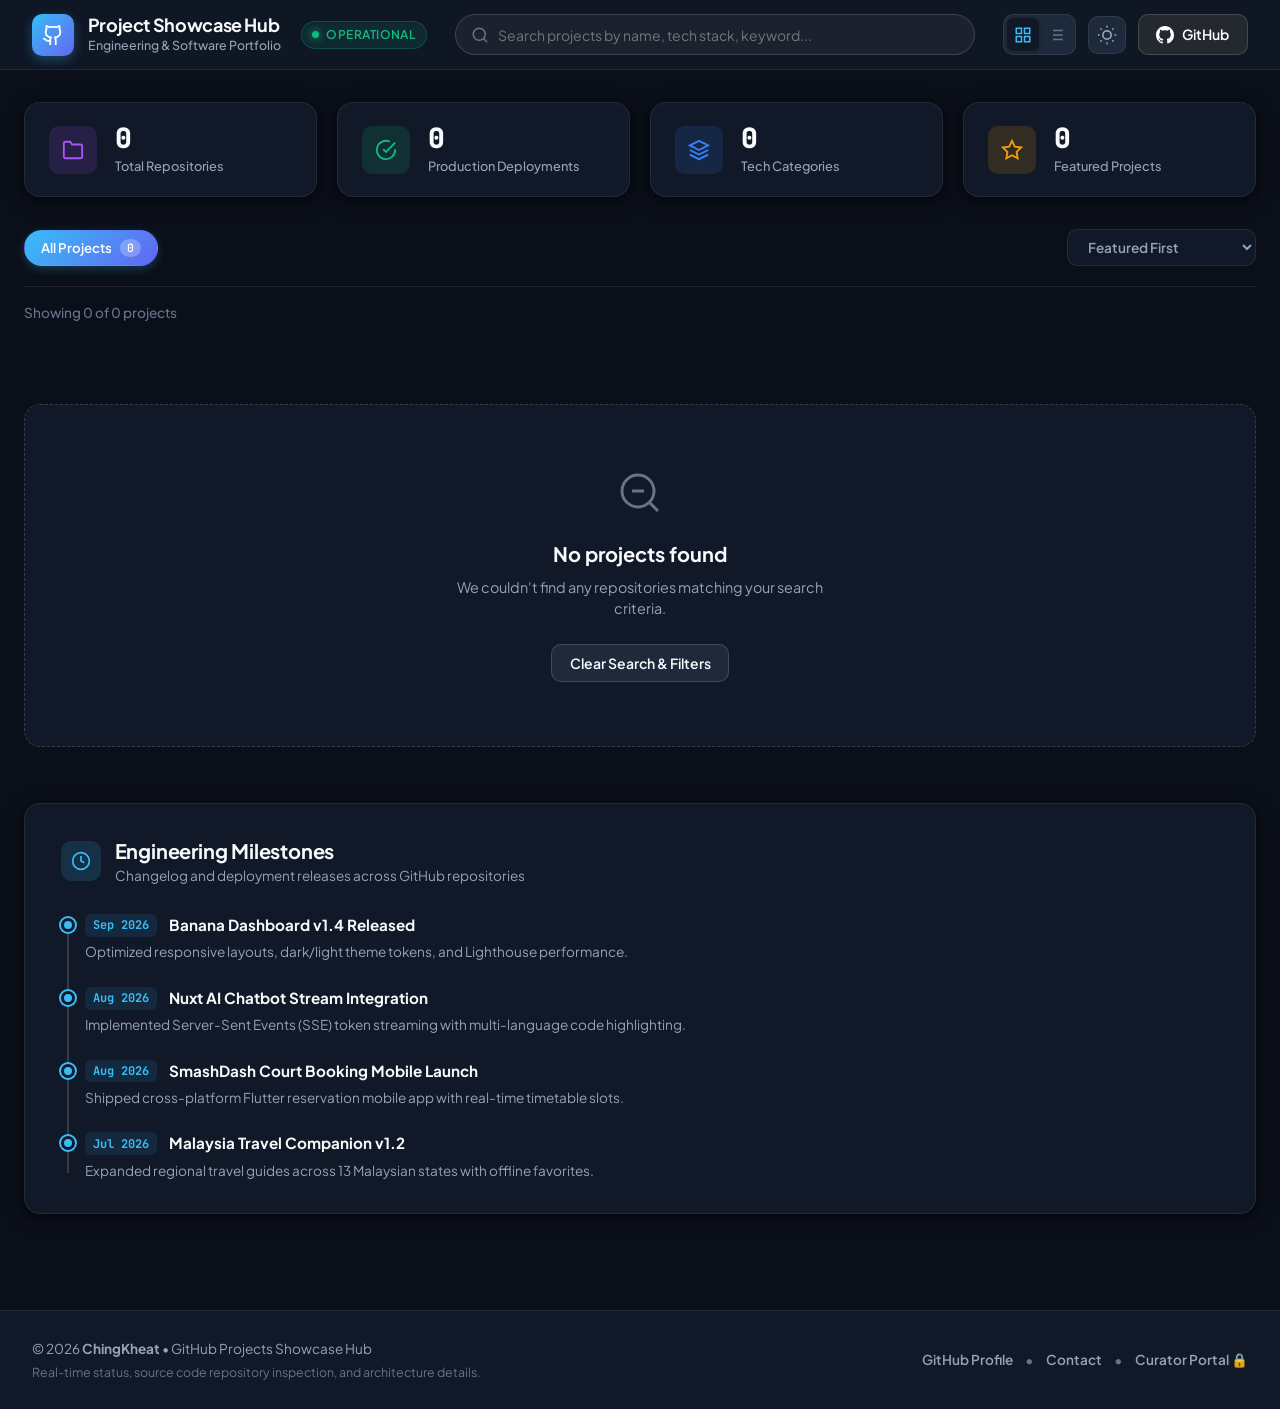
<file: index.html>
<!DOCTYPE html>
<html lang="en" data-theme="dark">
<head>
  <meta charset="UTF-8">
  <meta name="viewport" content="width=device-width, initial-scale=1.0">
  <title>GitHub Projects Dashboard</title>
  <meta name="description" content="Interactive dashboard showcasing GitHub software projects, live applications, and developer utilities.">
  <link rel="preconnect" href="https://fonts.googleapis.com">
  <link rel="preconnect" href="https://fonts.gstatic.com" crossorigin>
  <link href="https://fonts.googleapis.com/css2?family=Plus+Jakarta+Sans:wght@400;500;600;700;800&family=JetBrains+Mono:wght@400;500;600&display=swap" rel="stylesheet">
  <link rel="stylesheet" href="css/styles.css">
</head>
<body>
  <!-- App Container -->
  <div class="app-layout">
    
    <!-- Top Navigation Header -->
    <header class="top-nav">
      <div class="nav-left">
        <div class="brand-badge">
          <div class="brand-logo">
            <svg width="22" height="22" viewBox="0 0 24 24" fill="none" stroke="currentColor" stroke-width="2" stroke-linecap="round" stroke-linejoin="round">
              <path d="M15 22v-4a4.8 4.8 0 0 0-1-3.5c3 0 6-2 6-5.5.08-1.25-.27-2.48-1-3.5.28-1.15.28-2.35 0-3.5 0 0-1 0-3 1.5-2.64-.5-5.36-.5-8 0C6 2 5 2 5 2c-.3 1.15-.3 2.35 0 3.5A5.403 5.403 0 0 0 4 9c0 3.5 3 5.5 6 5.5-.39.49-.68 1.05-.85 1.65-.17.6-.22 1.23-.15 1.85v4"></path>
              <path d="M9 18c-4.51 2-5-2-7-2"></path>
            </svg>
          </div>
          <div class="brand-info">
            <h1 class="brand-title" id="hub-title">Project Showcase Hub</h1>
            <span class="brand-subtitle" id="hub-subtitle">Engineering & Software Portfolio</span>
          </div>
        </div>
        <div class="status-indicator">
          <span class="status-dot"></span>
          <span class="status-text" id="hub-status">Operational</span>
        </div>
      </div>

      <!-- Search & Controls -->
      <div class="nav-center">
        <div class="search-box">
          <svg class="search-icon" width="18" height="18" viewBox="0 0 24 24" fill="none" stroke="currentColor" stroke-width="2" stroke-linecap="round" stroke-linejoin="round">
            <circle cx="11" cy="11" r="8"></circle>
            <line x1="21" y1="21" x2="16.65" y2="16.65"></line>
          </svg>
          <input type="text" id="search-input" placeholder="Search projects by name, tech stack, keyword..." autocomplete="off">
          <button id="clear-search" class="clear-search-btn" title="Clear search" aria-label="Clear search">×</button>
        </div>
      </div>

      <div class="nav-right">
        <!-- View Toggle (Grid / List) -->
        <div class="view-toggle" role="group" aria-label="Layout view">
          <button id="view-grid-btn" class="view-btn active" title="Grid View" aria-label="Grid View">
            <svg width="18" height="18" viewBox="0 0 24 24" fill="none" stroke="currentColor" stroke-width="2">
              <rect x="3" y="3" width="7" height="7"></rect>
              <rect x="14" y="3" width="7" height="7"></rect>
              <rect x="14" y="14" width="7" height="7"></rect>
              <rect x="3" y="14" width="7" height="7"></rect>
            </svg>
          </button>
          <button id="view-list-btn" class="view-btn" title="List View" aria-label="List View">
            <svg width="18" height="18" viewBox="0 0 24 24" fill="none" stroke="currentColor" stroke-width="2">
              <line x1="8" y1="6" x2="21" y2="6"></line>
              <line x1="8" y1="12" x2="21" y2="12"></line>
              <line x1="8" y1="18" x2="21" y2="18"></line>
              <line x1="3" y1="6" x2="3.01" y2="6"></line>
              <line x1="3" y1="12" x2="3.01" y2="12"></line>
              <line x1="3" y1="18" x2="3.01" y2="18"></line>
            </svg>
          </button>
        </div>

        <!-- Theme Toggle -->
        <button id="theme-toggle" class="icon-btn" title="Toggle Light/Dark Theme" aria-label="Toggle Light/Dark Theme">
          <svg class="sun-icon" width="20" height="20" viewBox="0 0 24 24" fill="none" stroke="currentColor" stroke-width="2">
            <circle cx="12" cy="12" r="5"></circle>
            <line x1="12" y1="1" x2="12" y2="3"></line>
            <line x1="12" y1="21" x2="12" y2="23"></line>
            <line x1="4.22" y1="4.22" x2="5.64" y2="5.64"></line>
            <line x1="18.36" y1="18.36" x2="19.78" y2="19.78"></line>
            <line x1="1" y1="12" x2="3" y2="12"></line>
            <line x1="21" y1="12" x2="23" y2="12"></line>
            <line x1="4.22" y1="19.78" x2="5.64" y2="18.36"></line>
            <line x1="18.36" y1="5.64" x2="19.78" y2="4.22"></line>
          </svg>
          <svg class="moon-icon" width="20" height="20" viewBox="0 0 24 24" fill="none" stroke="currentColor" stroke-width="2">
            <path d="M21 12.79A9 9 0 1 1 11.21 3 7 7 0 0 0 21 12.79z"></path>
          </svg>
        </button>

        <!-- GitHub Profile Button -->
        <a id="github-profile-link" href="https://github.com/ChingKheat" target="_blank" rel="noopener noreferrer" class="btn btn-github">
          <svg width="18" height="18" viewBox="0 0 24 24" fill="currentColor">
            <path d="M12 0C5.37 0 0 5.37 0 12c0 5.31 3.435 9.795 8.205 11.385.6.105.825-.255.825-.57 0-.285-.015-1.23-.015-2.235-3.015.555-3.795-.735-4.035-1.41-.135-.345-.72-1.41-1.23-1.695-.42-.225-1.02-.78-.015-.795.945-.015 1.62.87 1.845 1.23 1.08 1.815 2.805 1.305 3.495.99.105-.78.42-1.305.765-1.605-2.67-.3-5.46-1.335-5.46-5.925 0-1.305.465-2.385 1.23-3.225-.12-.3-.54-1.53.12-3.18 0 0 1.005-.315 3.3 1.23.96-.27 1.98-.405 3-.405s2.04.135 3 .405c2.295-1.56 3.3-1.23 3.3-1.23.66 1.65.24 2.88.12 3.18.765.84 1.23 1.905 1.23 3.225 0 4.605-2.805 5.625-5.475 5.925.435.375.81 1.095.81 2.22 0 1.605-.015 2.895-.015 3.3 0 .315.225.69.825.57A12.02 12.02 0 0 0 24 12c0-6.63-5.37-12-12-12z"/>
          </svg>
          <span>GitHub</span>
        </a>
      </div>
    </header>

    <!-- Main Dashboard Container -->
    <main class="main-content">
      
      <!-- Metrics & Overview Header -->
      <section class="metrics-grid">
        <div class="metric-card">
          <div class="metric-icon-wrap icon-purple">
            <svg width="22" height="22" viewBox="0 0 24 24" fill="none" stroke="currentColor" stroke-width="2">
              <path d="M22 19a2 2 0 0 1-2 2H4a2 2 0 0 1-2-2V5a2 2 0 0 1 2-2h5l2 3h9a2 2 0 0 1 2 2z"></path>
            </svg>
          </div>
          <div class="metric-details">
            <span class="metric-value" id="stat-total-projects">0</span>
            <span class="metric-label">Total Repositories</span>
          </div>
        </div>

        <div class="metric-card">
          <div class="metric-icon-wrap icon-emerald">
            <svg width="22" height="22" viewBox="0 0 24 24" fill="none" stroke="currentColor" stroke-width="2">
              <path d="M22 11.08V12a10 10 0 1 1-5.93-9.14"></path>
              <polyline points="22 4 12 14.01 9 11.01"></polyline>
            </svg>
          </div>
          <div class="metric-details">
            <span class="metric-value" id="stat-production-projects">0</span>
            <span class="metric-label">Production Deployments</span>
          </div>
        </div>

        <div class="metric-card">
          <div class="metric-icon-wrap icon-blue">
            <svg width="22" height="22" viewBox="0 0 24 24" fill="none" stroke="currentColor" stroke-width="2">
              <polygon points="12 2 2 7 12 12 22 7 12 2"></polygon>
              <polyline points="2 17 12 22 22 17"></polyline>
              <polyline points="2 12 12 17 22 12"></polyline>
            </svg>
          </div>
          <div class="metric-details">
            <span class="metric-value" id="stat-categories-count">0</span>
            <span class="metric-label">Tech Categories</span>
          </div>
        </div>

        <div class="metric-card">
          <div class="metric-icon-wrap icon-amber">
            <svg width="22" height="22" viewBox="0 0 24 24" fill="none" stroke="currentColor" stroke-width="2">
              <polygon points="12 2 15.09 8.26 22 9.27 17 14.14 18.18 21.02 12 17.77 5.82 21.02 7 14.14 2 9.27 8.91 8.26 12 2"></polygon>
            </svg>
          </div>
          <div class="metric-details">
            <span class="metric-value" id="stat-featured-count">0</span>
            <span class="metric-label">Featured Projects</span>
          </div>
        </div>
      </section>

      <!-- Category Filter Tabs & Sort Controls -->
      <section class="toolbar-section">
        <div class="category-tabs" id="category-tabs" role="tablist">
          <button class="tab-chip active" data-category="all" role="tab" aria-selected="true">
            All Projects
            <span class="chip-count" id="count-all">0</span>
          </button>
        </div>

        <div class="filter-actions">
          <div class="select-wrapper">
            <label for="sort-select" class="sr-only">Sort Projects By</label>
            <select id="sort-select" class="custom-select">
              <option value="featured">Featured First</option>
              <option value="recent">Recently Updated</option>
              <option value="name">Alphabetical (A-Z)</option>
            </select>
          </div>
        </div>
      </section>

      <!-- Active Filters Summary & Count -->
      <div class="results-header">
        <span class="results-counter" id="results-count">Showing all projects</span>
        <button id="reset-filters" class="reset-link hidden">Reset Filters</button>
      </div>

      <!-- Projects Grid/List Section -->
      <section id="projects-container" class="projects-grid" aria-live="polite">
        <!-- Project cards dynamically injected here -->
      </section>

      <!-- Empty State -->
      <div id="empty-state" class="empty-state hidden">
        <div class="empty-icon">
          <svg width="48" height="48" viewBox="0 0 24 24" fill="none" stroke="currentColor" stroke-width="1.5">
            <circle cx="11" cy="11" r="8"></circle>
            <line x1="21" y1="21" x2="16.65" y2="16.65"></line>
            <line x1="8" y1="11" x2="14" y2="11"></line>
          </svg>
        </div>
        <h3 class="empty-title">No projects found</h3>
        <p class="empty-desc">We couldn't find any repositories matching your search criteria.</p>
        <button id="empty-reset-btn" class="btn btn-secondary">Clear Search & Filters</button>
      </div>

      <!-- Milestones & Activity Timeline -->
      <section class="milestones-section">
        <div class="section-header">
          <div class="section-title-wrap">
            <div class="section-icon">
              <svg width="20" height="20" viewBox="0 0 24 24" fill="none" stroke="currentColor" stroke-width="2">
                <circle cx="12" cy="12" r="10"></circle>
                <polyline points="12 6 12 12 16 14"></polyline>
              </svg>
            </div>
            <div>
              <h2 class="section-title">Engineering Milestones</h2>
              <p class="section-subtitle">Changelog and deployment releases across GitHub repositories</p>
            </div>
          </div>
        </div>

        <div class="timeline-container" id="timeline-list">
          <!-- Timeline entries dynamically injected here -->
        </div>
      </section>

    </main>

    <!-- Footer -->
    <footer class="app-footer">
      <div class="footer-content">
        <div class="footer-left">
          <p>© 2026 <strong>ChingKheat</strong> • GitHub Projects Showcase Hub</p>
          <p class="footer-note">Real-time status, source code repository inspection, and architecture details.</p>
        </div>
        <div class="footer-right">
          <a href="https://github.com/ChingKheat" target="_blank" rel="noopener noreferrer" class="footer-link">
            GitHub Profile
          </a>
          <span class="footer-dot">•</span>
          <a href="mailto:chingkheat@gmail.com" class="footer-link">
            Contact
          </a>
          <span class="footer-dot">•</span>
          <a href="admin.html" class="footer-link" title="Authorized project curator access">
            Curator Portal 🔒
          </a>
        </div>
      </div>
    </footer>
  </div>

  <!-- Project Detail Modal -->
  <div id="project-modal" class="modal-overlay hidden" role="dialog" aria-modal="true" aria-labelledby="modal-title">
    <div class="modal-card">
      <div class="modal-header-banner" id="modal-banner">
        <button id="modal-close-btn" class="modal-close" aria-label="Close modal">&times;</button>
        <div class="modal-category-badge" id="modal-category">Category</div>
        <h2 class="modal-title" id="modal-title">Project Title</h2>
        <p class="modal-tagline" id="modal-tagline">Project Tagline</p>
      </div>

      <div class="modal-body">
        <div class="modal-meta-row">
          <div class="modal-meta-item">
            <span class="meta-label">Status</span>
            <span class="meta-value status-pill" id="modal-status">Production</span>
          </div>
          <div class="modal-meta-item">
            <span class="meta-label">Version</span>
            <span class="meta-value" id="modal-version">v1.0.0</span>
          </div>
          <div class="modal-meta-item">
            <span class="meta-label">Updated</span>
            <span class="meta-value" id="modal-updated">2026-09-01</span>
          </div>
        </div>

        <div class="modal-section">
          <h4 class="modal-subheading">About the Project</h4>
          <p class="modal-description" id="modal-description"></p>
        </div>

        <div class="modal-section" id="modal-features-section">
          <h4 class="modal-subheading">Key Highlights & Architecture</h4>
          <ul class="modal-features-list" id="modal-features"></ul>
        </div>

        <div class="modal-section">
          <h4 class="modal-subheading">Technologies Used</h4>
          <div class="tags-container" id="modal-tags"></div>
        </div>

        <div class="modal-footer-actions">
          <a id="modal-github-link" href="#" target="_blank" rel="noopener noreferrer" class="btn btn-primary">
            <svg width="18" height="18" viewBox="0 0 24 24" fill="currentColor">
              <path d="M12 0C5.37 0 0 5.37 0 12c0 5.31 3.435 9.795 8.205 11.385.6.105.825-.255.825-.57 0-.285-.015-1.23-.015-2.235-3.015.555-3.795-.735-4.035-1.41-.135-.345-.72-1.41-1.23-1.695-.42-.225-1.02-.78-.015-.795.945-.015 1.62.87 1.845 1.23 1.08 1.815 2.805 1.305 3.495.99.105-.78.42-1.305.765-1.605-2.67-.3-5.46-1.335-5.46-5.925 0-1.305.465-2.385 1.23-3.225-.12-.3-.54-1.53.12-3.18 0 0 1.005-.315 3.3 1.23.96-.27 1.98-.405 3-.405s2.04.135 3 .405c2.295-1.56 3.3-1.23 3.3-1.23.66 1.65.24 2.88.12 3.18.765.84 1.23 1.905 1.23 3.225 0 4.605-2.805 5.625-5.475 5.925.435.375.81 1.095.81 2.22 0 1.605-.015 2.895-.015 3.3 0 .315.225.69.825.57A12.02 12.02 0 0 0 24 12c0-6.63-5.37-12-12-12z"/>
            </svg>
            <span>View on GitHub</span>
          </a>
          <button id="modal-dismiss-btn" class="btn btn-secondary">Close</button>
        </div>
      </div>
    </div>
  </div>

  <!-- Scripts -->
  <script src="data/projects-data.js"></script>
  <script src="js/app.js"></script>
</body>
</html>
</file>
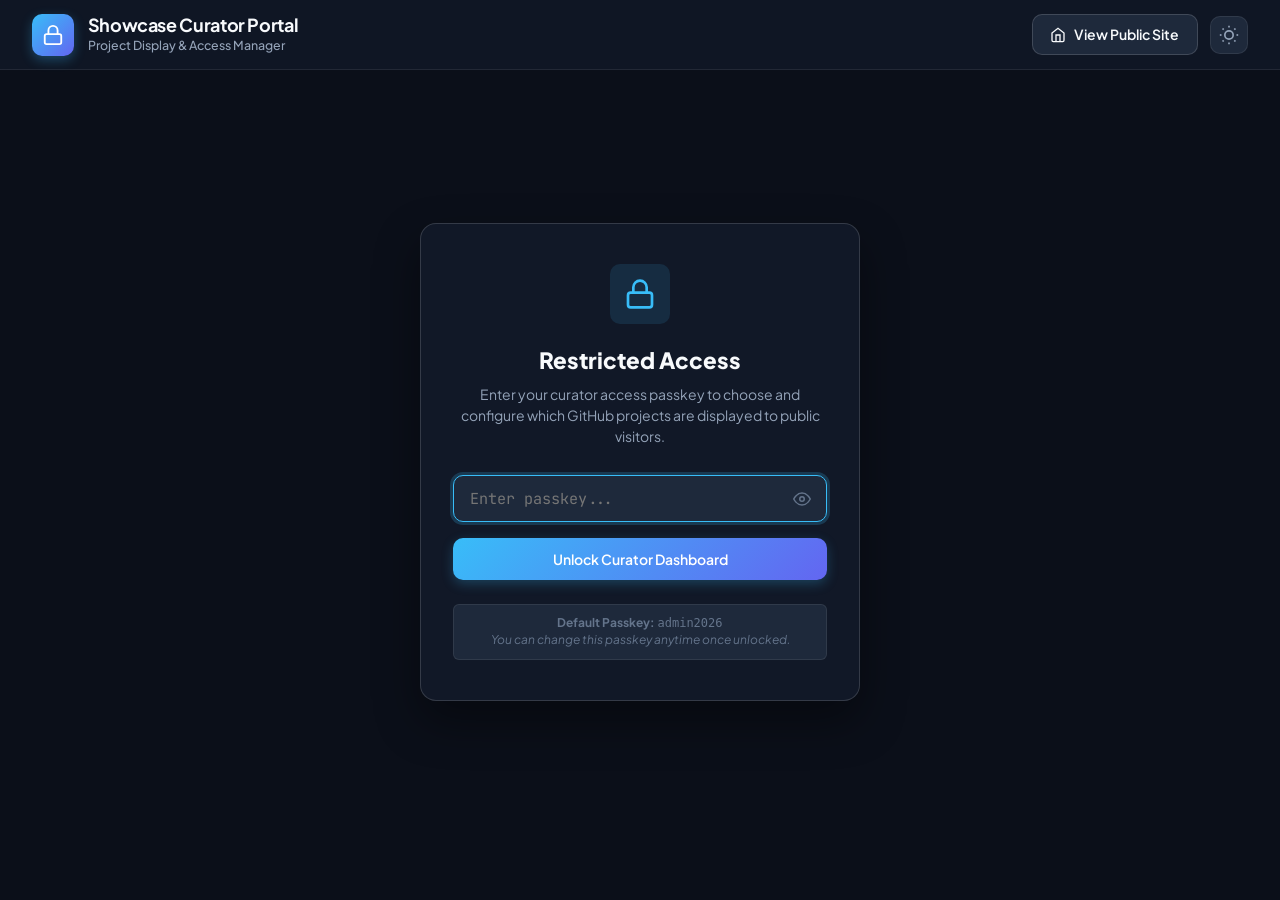
<file: admin.html>
<!DOCTYPE html>
<html lang="en" data-theme="dark">
<head>
  <meta charset="UTF-8">
  <meta name="viewport" content="width=device-width, initial-scale=1.0">
  <title>Showcase Curator & Access Portal</title>
  <meta name="description" content="Authorized administration site to select and curate GitHub projects displayed to visitors.">
  <link rel="preconnect" href="https://fonts.googleapis.com">
  <link rel="preconnect" href="https://fonts.gstatic.com" crossorigin>
  <link href="https://fonts.googleapis.com/css2?family=Plus+Jakarta+Sans:wght@400;500;600;700;800&family=JetBrains+Mono:wght@400;500;600&display=swap" rel="stylesheet">
  <link rel="stylesheet" href="css/styles.css">
  <link rel="stylesheet" href="css/admin.css">
</head>
<body>
  <div class="app-layout">
    
    <!-- Top Bar -->
    <header class="top-nav">
      <div class="nav-left">
        <a href="index.html" class="brand-badge">
          <div class="brand-logo">
            <svg width="22" height="22" viewBox="0 0 24 24" fill="none" stroke="currentColor" stroke-width="2">
              <rect x="3" y="11" width="18" height="11" rx="2" ry="2"></rect>
              <path d="M7 11V7a5 5 0 0 1 10 0v4"></path>
            </svg>
          </div>
          <div class="brand-info">
            <h1 class="brand-title">Showcase Curator Portal</h1>
            <span class="brand-subtitle">Project Display & Access Manager</span>
          </div>
        </a>
      </div>

      <div class="nav-right">
        <a href="index.html" class="btn btn-secondary">
          <svg width="16" height="16" viewBox="0 0 24 24" fill="none" stroke="currentColor" stroke-width="2">
            <path d="M3 9l9-7 9 7v11a2 2 0 0 1-2 2H5a2 2 0 0 1-2-2z"></path>
            <polyline points="9 22 9 12 15 12 15 22"></polyline>
          </svg>
          <span>View Public Site</span>
        </a>

        <!-- Theme Toggle -->
        <button id="theme-toggle" class="icon-btn" title="Toggle Light/Dark Theme" aria-label="Toggle Theme">
          <svg class="sun-icon" width="20" height="20" viewBox="0 0 24 24" fill="none" stroke="currentColor" stroke-width="2">
            <circle cx="12" cy="12" r="5"></circle>
            <line x1="12" y1="1" x2="12" y2="3"></line>
            <line x1="12" y1="21" x2="12" y2="23"></line>
            <line x1="4.22" y1="4.22" x2="5.64" y2="5.64"></line>
            <line x1="18.36" y1="18.36" x2="19.78" y2="19.78"></line>
            <line x1="1" y1="12" x2="3" y2="12"></line>
            <line x1="21" y1="12" x2="23" y2="12"></line>
            <line x1="4.22" y1="19.78" x2="5.64" y2="18.36"></line>
            <line x1="18.36" y1="5.64" x2="19.78" y2="4.22"></line>
          </svg>
          <svg class="moon-icon" width="20" height="20" viewBox="0 0 24 24" fill="none" stroke="currentColor" stroke-width="2">
            <path d="M21 12.79A9 9 0 1 1 11.21 3 7 7 0 0 0 21 12.79z"></path>
          </svg>
        </button>

        <button id="logout-btn" class="btn btn-secondary hidden" title="Lock and exit curator session">
          <svg width="16" height="16" viewBox="0 0 24 24" fill="none" stroke="currentColor" stroke-width="2">
            <path d="M9 21H5a2 2 0 0 1-2-2V5a2 2 0 0 1 2-2h4"></path>
            <polyline points="16 17 21 12 16 7"></polyline>
            <line x1="21" y1="12" x2="9" y2="12"></line>
          </svg>
          <span>Lock Session</span>
        </button>
      </div>
    </header>

    <main class="main-content">
      
      <!-- Screen 1: Access Gate (Only Authorized Users) -->
      <section id="access-gate" class="gate-wrapper">
        <div class="gate-card">
          <div class="gate-icon">
            <svg width="32" height="32" viewBox="0 0 24 24" fill="none" stroke="currentColor" stroke-width="2">
              <rect x="3" y="11" width="18" height="11" rx="2" ry="2"></rect>
              <path d="M7 11V7a5 5 0 0 1 10 0v4"></path>
            </svg>
          </div>
          <h2 class="gate-title">Restricted Access</h2>
          <p class="gate-desc">Enter your curator access passkey to choose and configure which GitHub projects are displayed to public visitors.</p>

          <form id="gate-form" class="gate-form" onsubmit="return false;">
            <div class="passkey-input-wrapper">
              <input type="password" id="passkey-input" class="passkey-input" placeholder="Enter passkey..." autocomplete="current-password" autofocus>
              <button type="button" id="toggle-passkey-visibility" class="toggle-visibility-btn" title="Show/Hide passkey">
                <svg width="18" height="18" viewBox="0 0 24 24" fill="none" stroke="currentColor" stroke-width="2">
                  <path d="M1 12s4-8 11-8 11 8 11 8-4 8-11 8-11-8-11-8z"></path>
                  <circle cx="12" cy="12" r="3"></circle>
                </svg>
              </button>
            </div>
            <div id="gate-error" class="gate-error">Incorrect passkey. Please try again.</div>
            <button type="submit" id="unlock-btn" class="btn btn-primary" style="width: 100%; padding: 0.75rem;">
              Unlock Curator Dashboard
            </button>
          </form>

          <div class="gate-hint">
            <strong>Default Passkey:</strong> <code>admin2026</code><br>
            <em>You can change this passkey anytime once unlocked.</em>
          </div>
        </div>
      </section>

      <!-- Screen 2: Curator Dashboard (Shown after access is granted) -->
      <section id="curator-dashboard" class="hidden">
        
        <!-- Header Bar -->
        <div class="curator-header-bar">
          <div class="curator-status-badge">
            <svg width="14" height="14" viewBox="0 0 24 24" fill="none" stroke="currentColor" stroke-width="2.5">
              <polyline points="20 6 9 17 4 12"></polyline>
            </svg>
            <span>Authorized Access Granted</span>
          </div>

          <div class="curator-actions-group">
            <button id="change-passkey-btn" class="btn btn-secondary">
              <svg width="16" height="16" viewBox="0 0 24 24" fill="none" stroke="currentColor" stroke-width="2">
                <circle cx="12" cy="12" r="3"></circle>
                <path d="M19.4 15a1.65 1.65 0 0 0 .33 1.82l.06.06a2 2 0 0 1 0 2.83 2 2 0 0 1-2.83 0l-.06-.06a1.65 1.65 0 0 0-1.82-.33 1.65 1.65 0 0 0-1 1.51V21a2 2 0 0 1-2 2 2 2 0 0 1-2-2v-.09A1.65 1.65 0 0 0 9 19.4a1.65 1.65 0 0 0-1.82.33l-.06.06a2 2 0 0 1-2.83 0 2 2 0 0 1 0-2.83l.06-.06a1.65 1.65 0 0 0 .33-1.82 1.65 1.65 0 0 0-1.51-1H3a2 2 0 0 1-2-2 2 2 0 0 1 2-2h.09A1.65 1.65 0 0 0 4.6 9a1.65 1.65 0 0 0-.33-1.82l-.06-.06a2 2 0 0 1 0-2.83 2 2 0 0 1 2.83 0l.06.06a1.65 1.65 0 0 0 1.82.33H9a1.65 1.65 0 0 0 1-1.51V3a2 2 0 0 1 2-2 2 2 0 0 1 2 2v.09a1.65 1.65 0 0 0 1 1.51 1.65 1.65 0 0 0 1.82-.33l.06-.06a2 2 0 0 1 2.83 0 2 2 0 0 1 0 2.83l-.06.06a1.65 1.65 0 0 0-.33 1.82V9a1.65 1.65 0 0 0 1.51 1H21a2 2 0 0 1 2 2 2 2 0 0 1-2 2h-.09a1.65 1.65 0 0 0-1.51 1z"></path>
              </svg>
              <span>Change Passkey</span>
            </button>
          </div>
        </div>

        <!-- KPI Status Cards -->
        <div class="curator-kpi-row">
          <div class="curator-kpi-card">
            <span class="kpi-title">Displayed to Visitors</span>
            <span class="kpi-num" id="kpi-selected-count">0</span>
            <span class="kpi-sub">Visible on public showcase</span>
          </div>
          <div class="curator-kpi-card">
            <span class="kpi-title">Hidden From Public</span>
            <span class="kpi-num" id="kpi-hidden-count" style="color: #ef4444;">0</span>
            <span class="kpi-sub">Excluded from visitors' view</span>
          </div>
          <div class="curator-kpi-card">
            <span class="kpi-title">Total Repositories</span>
            <span class="kpi-num" id="kpi-total-count">0</span>
            <span class="kpi-sub">Available projects in catalog</span>
          </div>
        </div>

        <!-- Controls Toolbar -->
        <div class="curator-toolbar">
          <div class="search-box curator-search-box">
            <svg class="search-icon" width="18" height="18" viewBox="0 0 24 24" fill="none" stroke="currentColor" stroke-width="2">
              <circle cx="11" cy="11" r="8"></circle>
              <line x1="21" y1="21" x2="16.65" y2="16.65"></line>
            </svg>
            <input type="text" id="curator-search" placeholder="Filter projects by title, stack, ID..." autocomplete="off">
          </div>

          <div class="category-tabs" id="curator-filter-tabs">
            <button class="tab-chip active" data-filter="all">All Projects</button>
            <button class="tab-chip" data-filter="visible">Displayed (Visible)</button>
            <button class="tab-chip" data-filter="hidden">Hidden</button>
          </div>

          <div class="batch-buttons">
            <button id="select-all-btn" class="btn btn-secondary" title="Display all projects">
              Select All
            </button>
            <button id="deselect-all-btn" class="btn btn-secondary" title="Hide all projects">
              Deselect All
            </button>
          </div>
        </div>

        <!-- Projects Selection Grid -->
        <div id="curator-grid" class="curator-grid">
          <!-- Populated dynamically via js/admin.js -->
        </div>

        <!-- Publishing & Saving Dock -->
        <div class="publish-dock">
          <div class="dock-info">
            <div class="dock-icon">
              <svg width="20" height="20" viewBox="0 0 24 24" fill="none" stroke="currentColor" stroke-width="2">
                <path d="M19 21H5a2 2 0 0 1-2-2V5a2 2 0 0 1 2-2h11l5 5v11a2 2 0 0 1-2 2z"></path>
                <polyline points="17 21 17 13 7 13 7 21"></polyline>
                <polyline points="7 3 7 8 15 8"></polyline>
              </svg>
            </div>
            <div>
              <div class="dock-text-title" id="dock-summary">Ready to publish changes</div>
              <div class="dock-text-sub">Automatically updates GitHub so all public visitors see your selection immediately.</div>
            </div>
          </div>

          <div class="dock-buttons">
            <button id="auto-publish-btn" class="btn btn-primary" style="background: linear-gradient(135deg, #10b981 0%, #059669 100%); font-weight: 700; box-shadow: 0 4px 14px rgba(16, 185, 129, 0.35);">
              <svg width="18" height="18" viewBox="0 0 24 24" fill="none" stroke="currentColor" stroke-width="2.5">
                <path d="M22 11.08V12a10 10 0 1 1-5.93-9.14"></path>
                <polyline points="22 4 12 14.01 9 11.01"></polyline>
              </svg>
              <span id="auto-publish-text">Apply & Publish Live to Public</span>
            </button>

            <button id="open-token-modal-btn" class="btn btn-secondary" title="Configure GitHub automatic sync token">
              <svg width="16" height="16" viewBox="0 0 24 24" fill="currentColor">
                <path d="M12 0C5.37 0 0 5.37 0 12c0 5.31 3.435 9.795 8.205 11.385.6.105.825-.255.825-.57 0-.285-.015-1.23-.015-2.235-3.015.555-3.795-.735-4.035-1.41-.135-.345-.72-1.41-1.23-1.695-.42-.225-1.02-.78-.015-.795.945-.015 1.62.87 1.845 1.23 1.08 1.815 2.805 1.305 3.495.99.105-.78.42-1.305.765-1.605-2.67-.3-5.46-1.335-5.46-5.925 0-1.305.465-2.385 1.23-3.225-.12-.3-.54-1.53.12-3.18 0 0 1.005-.315 3.3 1.23.96-.27 1.98-.405 3-.405s2.04.135 3 .405c2.295-1.56 3.3-1.23 3.3-1.23.66 1.65.24 2.88.12 3.18.765.84 1.23 1.905 1.23 3.225 0 4.605-2.805 5.625-5.475 5.925.435.375.81 1.095.81 2.22 0 1.605-.015 2.895-.015 3.3 0 .315.225.69.825.57A12.02 12.02 0 0 0 24 12c0-6.63-5.37-12-12-12z"/>
              </svg>
              <span id="token-status-text">GitHub Token</span>
            </button>

            <button id="copy-link-btn" class="btn btn-secondary" title="Copy shareable link showing this exact curated selection">
              <svg width="16" height="16" viewBox="0 0 24 24" fill="none" stroke="currentColor" stroke-width="2">
                <path d="M10 13a5 5 0 0 0 7.54.54l3-3a5 5 0 0 0-7.07-7.07l-1.72 1.71"></path>
                <path d="M14 11a5 5 0 0 0-7.54-.54l-3 3a5 5 0 0 0 7.07 7.07l1.71-1.71"></path>
              </svg>
              <span>Share Link</span>
            </button>

            <button id="export-file-btn" class="btn btn-secondary" title="Download updated projects-data.js file manually">
              <svg width="16" height="16" viewBox="0 0 24 24" fill="none" stroke="currentColor" stroke-width="2">
                <path d="M21 15v4a2 2 0 0 1-2 2H5a2 2 0 0 1-2-2v-4"></path>
                <polyline points="7 10 12 15 17 10"></polyline>
                <line x1="12" y1="15" x2="12" y2="3"></line>
              </svg>
              <span>Download File</span>
            </button>
          </div>
        </div>

      </section>

    </main>
  </div>

  <!-- GitHub Token Setup Modal -->
  <div id="token-modal" class="modal-overlay hidden" role="dialog" aria-modal="true">
    <div class="modal-card" style="max-width: 520px;">
      <div class="modal-header-banner" style="background: linear-gradient(135deg, #1e293b 0%, #0f172a 100%); padding: 1.75rem;">
        <button id="close-token-modal" class="modal-close">&times;</button>
        <div style="display:flex; align-items:center; gap:0.65rem; margin-bottom:0.4rem;">
          <svg width="24" height="24" viewBox="0 0 24 24" fill="currentColor">
            <path d="M12 0C5.37 0 0 5.37 0 12c0 5.31 3.435 9.795 8.205 11.385.6.105.825-.255.825-.57 0-.285-.015-1.23-.015-2.235-3.015.555-3.795-.735-4.035-1.41-.135-.345-.72-1.41-1.23-1.695-.42-.225-1.02-.78-.015-.795.945-.015 1.62.87 1.845 1.23 1.08 1.815 2.805 1.305 3.495.99.105-.78.42-1.305.765-1.605-2.67-.3-5.46-1.335-5.46-5.925 0-1.305.465-2.385 1.23-3.225-.12-.3-.54-1.53.12-3.18 0 0 1.005-.315 3.3 1.23.96-.27 1.98-.405 3-.405s2.04.135 3 .405c2.295-1.56 3.3-1.23 3.3-1.23.66 1.65.24 2.88.12 3.18.765.84 1.23 1.905 1.23 3.225 0 4.605-2.805 5.625-5.475 5.925.435.375.81 1.095.81 2.22 0 1.605-.015 2.895-.015 3.3 0 .315.225.69.825.57A12.02 12.02 0 0 0 24 12c0-6.63-5.37-12-12-12z"/>
          </svg>
          <h3 style="font-size: 1.25rem; font-weight: 800; color:#fff;">Automatic GitHub Sync</h3>
        </div>
        <p style="font-size: 0.85rem; opacity: 0.85; color:#cbd5e1;">Connect your GitHub Token once so every time you select projects, it updates live for the public automatically.</p>
      </div>
      <div class="modal-body" style="padding: 1.75rem;">
        <div style="background: var(--bg-surface-elevated); padding: 1rem 1.15rem; border-radius: var(--radius-md); border: 1px solid var(--border-subtle); margin-bottom: 1.25rem; font-size: 0.85rem; line-height: 1.55;">
          <strong>Step 1:</strong> Create a Personal Access Token on GitHub:<br>
          👉 <a href="https://github.com/settings/tokens/new?scopes=repo&description=Portfolios+Curator+Sync" target="_blank" rel="noopener noreferrer" style="color: var(--brand-primary); font-weight: 700; text-decoration: underline;">Click here to generate a Token with 'repo' scope</a>.<br>
          <span style="color: var(--text-muted); font-size: 0.8rem;">(Scroll down and click the green <strong>"Generate token"</strong> button, then copy the key).</span>
        </div>
        <div style="display: flex; flex-direction: column; gap: 0.5rem; margin-bottom: 1.25rem;">
          <label for="gh-token-input" style="font-size: 0.85rem; font-weight: 700;">Step 2: Paste your GitHub Token below:</label>
          <input type="password" id="gh-token-input" class="passkey-input" placeholder="ghp_xxxxxxxxxxxxxxxxxxxx..." autocomplete="off">
          <span style="font-size: 0.75rem; color: var(--text-muted);">🔒 Stored only in your local browser. Never shared or sent to any third party.</span>
        </div>
        <div id="token-feedback" class="gate-error" style="margin-bottom: 0.75rem;"></div>
        <div style="display: flex; justify-content: flex-end; gap: 0.75rem;">
          <button type="button" id="cancel-token-btn" class="btn btn-secondary">Cancel</button>
          <button type="button" id="save-token-btn" class="btn btn-primary">Save Token & Enable Auto-Sync</button>
        </div>
      </div>
    </div>
  </div>

  <!-- Change Passkey Modal -->
  <div id="passkey-modal" class="modal-overlay hidden" role="dialog" aria-modal="true">
    <div class="modal-card" style="max-width: 440px;">
      <div class="modal-header-banner" style="padding: 1.5rem;">
        <button id="close-passkey-modal" class="modal-close">&times;</button>
        <h3 style="font-size: 1.25rem; font-weight: 800;">Change Access Passkey</h3>
        <p style="font-size: 0.85rem; opacity: 0.9;">Update the secret key required to access this curator portal.</p>
      </div>
      <div class="modal-body" style="padding: 1.5rem;">
        <form id="change-passkey-form" onsubmit="return false;">
          <div style="display: flex; flex-direction: column; gap: 0.75rem; margin-bottom: 1.25rem;">
            <label for="new-passkey" style="font-size: 0.85rem; font-weight: 600;">New Secret Passkey:</label>
            <input type="password" id="new-passkey" class="passkey-input" placeholder="Enter new passkey..." required>
          </div>
          <div id="passkey-change-feedback" class="gate-error"></div>
          <div style="display: flex; justify-content: flex-end; gap: 0.75rem; margin-top: 1rem;">
            <button type="button" id="cancel-passkey-btn" class="btn btn-secondary">Cancel</button>
            <button type="submit" id="save-passkey-btn" class="btn btn-primary">Save New Passkey</button>
          </div>
        </form>
      </div>
    </div>
  </div>

  <!-- Toast Notification Notification -->
  <div id="toast" class="toast-notice">
    <svg width="18" height="18" viewBox="0 0 24 24" fill="none" stroke="currentColor" stroke-width="2">
      <polyline points="20 6 9 17 4 12"></polyline>
    </svg>
    <span id="toast-msg">Settings saved</span>
  </div>

  <!-- Scripts -->
  <script src="data/projects-data.js"></script>
  <script src="js/admin.js"></script>
</body>
</html>
</file>
<file: css/styles.css>
/* ==========================================================================
   Design Tokens & CSS Variables
   ========================================================================== */
:root {
  /* Dark Theme (Default) */
  --bg-body: #0b0f19;
  --bg-surface: #111827;
  --bg-surface-elevated: #1e293b;
  --bg-surface-hover: #283548;
  --bg-input: rgba(255, 255, 255, 0.05);
  
  --border-subtle: rgba(255, 255, 255, 0.08);
  --border-medium: rgba(255, 255, 255, 0.15);
  --border-focus: #38bdf8;

  --text-primary: #f8fafc;
  --text-secondary: #94a3b8;
  --text-muted: #64748b;
  
  --brand-primary: #38bdf8;
  --brand-secondary: #818cf8;
  --brand-gradient: linear-gradient(135deg, #38bdf8 0%, #6366f1 100%);
  
  --accent-emerald: #10b981;
  --accent-purple: #a855f7;
  --accent-amber: #f59e0b;
  --accent-blue: #3b82f6;

  --card-shadow: 0 4px 20px -2px rgba(0, 0, 0, 0.5), 0 2px 6px -1px rgba(0, 0, 0, 0.4);
  --card-shadow-hover: 0 12px 30px -4px rgba(56, 189, 248, 0.15), 0 8px 16px -2px rgba(0, 0, 0, 0.4);

  --radius-sm: 6px;
  --radius-md: 10px;
  --radius-lg: 16px;
  --radius-full: 9999px;

  --font-sans: 'Plus Jakarta Sans', system-ui, -apple-system, sans-serif;
  --font-mono: 'JetBrains Mono', monospace;

  --transition-fast: 0.18s ease;
  --transition-normal: 0.28s cubic-bezier(0.4, 0, 0.2, 1);
}

[data-theme="light"] {
  --bg-body: #f8fafc;
  --bg-surface: #ffffff;
  --bg-surface-elevated: #f1f5f9;
  --bg-surface-hover: #e2e8f0;
  --bg-input: #ffffff;

  --border-subtle: rgba(0, 0, 0, 0.08);
  --border-medium: rgba(0, 0, 0, 0.14);
  --border-focus: #0284c7;

  --text-primary: #0f172a;
  --text-secondary: #475569;
  --text-muted: #94a3b8;

  --brand-primary: #0284c7;
  --brand-secondary: #4f46e5;
  --brand-gradient: linear-gradient(135deg, #0284c7 0%, #4f46e5 100%);

  --card-shadow: 0 4px 16px rgba(15, 23, 42, 0.06), 0 1px 3px rgba(15, 23, 42, 0.04);
  --card-shadow-hover: 0 14px 28px rgba(2, 132, 199, 0.12), 0 4px 8px rgba(15, 23, 42, 0.06);
}

/* ==========================================================================
   Reset & Base Styles
   ========================================================================== */
*, *::before, *::after {
  box-sizing: border-box;
  margin: 0;
  padding: 0;
}

body {
  font-family: var(--font-sans);
  background-color: var(--bg-body);
  color: var(--text-primary);
  line-height: 1.5;
  min-height: 100vh;
  -webkit-font-smoothing: antialiased;
  -moz-osx-font-smoothing: grayscale;
  transition: background-color var(--transition-normal), color var(--transition-normal);
}

a {
  color: inherit;
  text-decoration: none;
}

button, input, select {
  font-family: inherit;
  font-size: inherit;
}

.sr-only {
  position: absolute;
  width: 1px;
  height: 1px;
  padding: 0;
  margin: -1px;
  overflow: hidden;
  clip: rect(0, 0, 0, 0);
  border: 0;
}

.hidden {
  display: none !important;
}

/* ==========================================================================
   Layout Containers
   ========================================================================== */
.app-layout {
  display: flex;
  flex-direction: column;
  min-height: 100vh;
}

.main-content {
  flex: 1;
  max-width: 1360px;
  width: 100%;
  margin: 0 auto;
  padding: 2rem 1.5rem 4rem;
}

/* ==========================================================================
   Top Navigation Header
   ========================================================================== */
.top-nav {
  position: sticky;
  top: 0;
  z-index: 100;
  display: flex;
  align-items: center;
  justify-content: space-between;
  gap: 1.5rem;
  padding: 0.85rem 2rem;
  background-color: rgba(17, 24, 39, 0.85);
  backdrop-filter: blur(14px);
  -webkit-backdrop-filter: blur(14px);
  border-bottom: 1px solid var(--border-subtle);
}

[data-theme="light"] .top-nav {
  background-color: rgba(255, 255, 255, 0.85);
}

.nav-left {
  display: flex;
  align-items: center;
  gap: 1.25rem;
}

.brand-badge {
  display: flex;
  align-items: center;
  gap: 0.85rem;
}

.brand-logo {
  display: flex;
  align-items: center;
  justify-content: center;
  width: 42px;
  height: 42px;
  border-radius: var(--radius-md);
  background: var(--brand-gradient);
  color: #ffffff;
  box-shadow: 0 4px 12px rgba(56, 189, 248, 0.3);
}

.brand-info {
  display: flex;
  flex-direction: column;
}

.brand-title {
  font-size: 1.125rem;
  font-weight: 700;
  letter-spacing: -0.02em;
  color: var(--text-primary);
  line-height: 1.2;
}

.brand-subtitle {
  font-size: 0.775rem;
  color: var(--text-secondary);
  font-weight: 500;
}

.status-indicator {
  display: inline-flex;
  align-items: center;
  gap: 0.45rem;
  padding: 0.25rem 0.65rem;
  border-radius: var(--radius-full);
  background-color: rgba(16, 185, 129, 0.12);
  border: 1px solid rgba(16, 185, 129, 0.25);
}

.status-dot {
  width: 7px;
  height: 7px;
  border-radius: 50%;
  background-color: var(--accent-emerald);
  box-shadow: 0 0 8px var(--accent-emerald);
  animation: pulse-dot 2s infinite ease-in-out;
}

@keyframes pulse-dot {
  0%, 100% { opacity: 1; transform: scale(1); }
  50% { opacity: 0.4; transform: scale(0.85); }
}

.status-text {
  font-size: 0.75rem;
  font-weight: 600;
  color: var(--accent-emerald);
  text-transform: uppercase;
  letter-spacing: 0.04em;
}

/* Nav Center (Search) */
.nav-center {
  flex: 1;
  max-width: 520px;
}

.search-box {
  position: relative;
  display: flex;
  align-items: center;
  width: 100%;
}

.search-icon {
  position: absolute;
  left: 1rem;
  color: var(--text-muted);
  pointer-events: none;
}

.search-box input {
  width: 100%;
  padding: 0.65rem 2.5rem 0.65rem 2.65rem;
  background-color: var(--bg-input);
  border: 1px solid var(--border-medium);
  border-radius: var(--radius-full);
  color: var(--text-primary);
  font-size: 0.875rem;
  transition: all var(--transition-fast);
}

.search-box input:focus {
  outline: none;
  border-color: var(--brand-primary);
  box-shadow: 0 0 0 3px rgba(56, 189, 248, 0.2);
  background-color: var(--bg-surface);
}

.clear-search-btn {
  position: absolute;
  right: 0.85rem;
  background: none;
  border: none;
  color: var(--text-muted);
  font-size: 1.25rem;
  cursor: pointer;
  display: none;
  line-height: 1;
}

.clear-search-btn:hover {
  color: var(--text-primary);
}

/* Nav Right */
.nav-right {
  display: flex;
  align-items: center;
  gap: 0.75rem;
}

.view-toggle {
  display: flex;
  background-color: var(--bg-surface-elevated);
  padding: 3px;
  border-radius: var(--radius-md);
  border: 1px solid var(--border-subtle);
}

.view-btn {
  background: none;
  border: none;
  color: var(--text-muted);
  padding: 0.45rem;
  border-radius: var(--radius-sm);
  cursor: pointer;
  display: flex;
  align-items: center;
  justify-content: center;
  transition: all var(--transition-fast);
}

.view-btn.active {
  background-color: var(--bg-surface);
  color: var(--brand-primary);
  box-shadow: 0 2px 6px rgba(0, 0, 0, 0.15);
}

.icon-btn {
  background-color: var(--bg-surface-elevated);
  border: 1px solid var(--border-subtle);
  color: var(--text-secondary);
  width: 38px;
  height: 38px;
  border-radius: var(--radius-md);
  display: flex;
  align-items: center;
  justify-content: center;
  cursor: pointer;
  transition: all var(--transition-fast);
}

.icon-btn:hover {
  color: var(--text-primary);
  border-color: var(--border-medium);
  background-color: var(--bg-surface-hover);
}

/* Theme Icons */
[data-theme="dark"] .sun-icon { display: block; }
[data-theme="dark"] .moon-icon { display: none; }
[data-theme="light"] .sun-icon { display: none; }
[data-theme="light"] .moon-icon { display: block; }

/* Buttons */
.btn {
  display: inline-flex;
  align-items: center;
  justify-content: center;
  gap: 0.5rem;
  font-weight: 600;
  font-size: 0.875rem;
  padding: 0.55rem 1.1rem;
  border-radius: var(--radius-md);
  cursor: pointer;
  transition: all var(--transition-fast);
  border: none;
}

.btn-github {
  background-color: #24292f;
  color: #ffffff;
  border: 1px solid rgba(255, 255, 255, 0.15);
}

.btn-github:hover {
  background-color: #1b1f23;
  transform: translateY(-1px);
}

.btn-primary {
  background: var(--brand-gradient);
  color: #ffffff;
  box-shadow: 0 4px 12px rgba(56, 189, 248, 0.25);
}

.btn-primary:hover {
  opacity: 0.95;
  transform: translateY(-1px);
  box-shadow: 0 6px 16px rgba(56, 189, 248, 0.35);
}

.btn-secondary {
  background-color: var(--bg-surface-elevated);
  color: var(--text-primary);
  border: 1px solid var(--border-medium);
}

.btn-secondary:hover {
  background-color: var(--bg-surface-hover);
}

/* ==========================================================================
   Metrics / KPI Overview Bar
   ========================================================================== */
.metrics-grid {
  display: grid;
  grid-template-columns: repeat(auto-fit, minmax(220px, 1fr));
  gap: 1.25rem;
  margin-bottom: 2rem;
}

.metric-card {
  display: flex;
  align-items: center;
  gap: 1.1rem;
  padding: 1.25rem 1.5rem;
  background-color: var(--bg-surface);
  border: 1px solid var(--border-subtle);
  border-radius: var(--radius-lg);
  box-shadow: var(--card-shadow);
  transition: transform var(--transition-fast), border-color var(--transition-fast);
}

.metric-card:hover {
  transform: translateY(-2px);
  border-color: var(--border-medium);
}

.metric-icon-wrap {
  display: flex;
  align-items: center;
  justify-content: center;
  width: 48px;
  height: 48px;
  border-radius: var(--radius-md);
  flex-shrink: 0;
}

.icon-purple {
  background-color: rgba(168, 85, 247, 0.15);
  color: var(--accent-purple);
}

.icon-emerald {
  background-color: rgba(16, 185, 129, 0.15);
  color: var(--accent-emerald);
}

.icon-blue {
  background-color: rgba(59, 130, 246, 0.15);
  color: var(--accent-blue);
}

.icon-amber {
  background-color: rgba(245, 158, 11, 0.15);
  color: var(--accent-amber);
}

.metric-details {
  display: flex;
  flex-direction: column;
}

.metric-value {
  font-size: 1.75rem;
  font-weight: 800;
  line-height: 1.1;
  color: var(--text-primary);
  font-family: var(--font-mono);
}

.metric-label {
  font-size: 0.8rem;
  font-weight: 500;
  color: var(--text-secondary);
  margin-top: 0.2rem;
}

/* ==========================================================================
   Toolbar (Category Filter Tabs & Sort)
   ========================================================================== */
.toolbar-section {
  display: flex;
  align-items: center;
  justify-content: space-between;
  flex-wrap: wrap;
  gap: 1rem;
  padding-bottom: 1.25rem;
  border-bottom: 1px solid var(--border-subtle);
  margin-bottom: 1rem;
}

.category-tabs {
  display: flex;
  flex-wrap: wrap;
  gap: 0.5rem;
}

.tab-chip {
  display: inline-flex;
  align-items: center;
  gap: 0.5rem;
  padding: 0.5rem 1rem;
  border-radius: var(--radius-full);
  background-color: var(--bg-surface);
  border: 1px solid var(--border-subtle);
  color: var(--text-secondary);
  font-size: 0.825rem;
  font-weight: 600;
  cursor: pointer;
  transition: all var(--transition-fast);
}

.tab-chip:hover {
  background-color: var(--bg-surface-elevated);
  color: var(--text-primary);
  border-color: var(--border-medium);
}

.tab-chip.active {
  background: var(--brand-gradient);
  color: #ffffff;
  border-color: transparent;
  box-shadow: 0 3px 10px rgba(56, 189, 248, 0.25);
}

.chip-count {
  display: inline-flex;
  align-items: center;
  justify-content: center;
  padding: 0.1rem 0.45rem;
  border-radius: var(--radius-full);
  font-size: 0.725rem;
  background-color: rgba(255, 255, 255, 0.15);
  font-family: var(--font-mono);
}

.tab-chip.active .chip-count {
  background-color: rgba(255, 255, 255, 0.25);
  color: #ffffff;
}

.filter-actions {
  display: flex;
  align-items: center;
  gap: 0.75rem;
}

.custom-select {
  padding: 0.5rem 2rem 0.5rem 1rem;
  background-color: var(--bg-surface);
  border: 1px solid var(--border-subtle);
  border-radius: var(--radius-md);
  color: var(--text-secondary);
  font-size: 0.85rem;
  font-weight: 600;
  cursor: pointer;
  outline: none;
  transition: border-color var(--transition-fast);
}

.custom-select:focus {
  border-color: var(--brand-primary);
}

/* Results header */
.results-header {
  display: flex;
  align-items: center;
  justify-content: space-between;
  margin-bottom: 1.5rem;
}

.results-counter {
  font-size: 0.85rem;
  color: var(--text-muted);
  font-weight: 500;
}

.reset-link {
  background: none;
  border: none;
  color: var(--brand-primary);
  font-size: 0.85rem;
  font-weight: 600;
  cursor: pointer;
  text-decoration: underline;
}

/* ==========================================================================
   Project Cards (Grid View)
   ========================================================================== */
.projects-grid {
  display: grid;
  grid-template-columns: repeat(auto-fill, minmax(360px, 1fr));
  gap: 1.75rem;
  margin-bottom: 3.5rem;
}

.project-card {
  display: flex;
  flex-direction: column;
  background-color: var(--bg-surface);
  border: 1px solid var(--border-subtle);
  border-radius: var(--radius-lg);
  overflow: hidden;
  box-shadow: var(--card-shadow);
  transition: transform var(--transition-normal), box-shadow var(--transition-normal), border-color var(--transition-normal);
  position: relative;
}

.project-card:hover {
  transform: translateY(-4px);
  border-color: var(--border-medium);
  box-shadow: var(--card-shadow-hover);
}

/* Card Header Banner */
.card-banner {
  height: 90px;
  padding: 1rem 1.25rem;
  display: flex;
  align-items: flex-start;
  justify-content: space-between;
  position: relative;
  background-size: cover;
  background-position: center;
}

.card-category-badge {
  display: inline-flex;
  align-items: center;
  gap: 0.35rem;
  padding: 0.25rem 0.65rem;
  border-radius: var(--radius-full);
  background-color: rgba(0, 0, 0, 0.4);
  backdrop-filter: blur(8px);
  color: #ffffff;
  font-size: 0.725rem;
  font-weight: 700;
  letter-spacing: 0.03em;
  text-transform: uppercase;
}

.card-status-badge {
  display: inline-flex;
  align-items: center;
  gap: 0.35rem;
  padding: 0.25rem 0.65rem;
  border-radius: var(--radius-full);
  background-color: rgba(255, 255, 255, 0.9);
  color: #0f172a;
  font-size: 0.725rem;
  font-weight: 700;
}

/* Card Body */
.card-content {
  padding: 1.25rem 1.4rem;
  display: flex;
  flex-direction: column;
  flex: 1;
}

.card-header-row {
  display: flex;
  align-items: flex-start;
  justify-content: space-between;
  gap: 0.5rem;
  margin-bottom: 0.4rem;
}

.card-title {
  font-size: 1.15rem;
  font-weight: 700;
  color: var(--text-primary);
  line-height: 1.3;
}

.card-version {
  font-size: 0.75rem;
  font-weight: 600;
  font-family: var(--font-mono);
  color: var(--brand-primary);
  background-color: rgba(56, 189, 248, 0.1);
  padding: 0.15rem 0.45rem;
  border-radius: var(--radius-sm);
  white-space: nowrap;
}

.card-tagline {
  font-size: 0.85rem;
  color: var(--brand-secondary);
  font-weight: 600;
  margin-bottom: 0.75rem;
}

.card-summary {
  font-size: 0.875rem;
  color: var(--text-secondary);
  line-height: 1.5;
  margin-bottom: 1rem;
  flex-grow: 1;
}

/* Metrics Chip in Card */
.card-metrics-pill {
  display: inline-flex;
  align-items: center;
  gap: 0.35rem;
  font-size: 0.75rem;
  font-weight: 500;
  color: var(--text-muted);
  background-color: var(--bg-surface-elevated);
  padding: 0.35rem 0.7rem;
  border-radius: var(--radius-sm);
  margin-bottom: 1rem;
  border: 1px solid var(--border-subtle);
}

/* Tech Stack Tags */
.card-tags {
  display: flex;
  flex-wrap: wrap;
  gap: 0.4rem;
  margin-bottom: 1.25rem;
}

.tech-tag {
  font-size: 0.725rem;
  font-weight: 600;
  padding: 0.2rem 0.55rem;
  border-radius: var(--radius-sm);
  background-color: var(--bg-surface-elevated);
  color: var(--text-secondary);
  border: 1px solid var(--border-subtle);
}

/* Card Actions */
.card-actions {
  display: flex;
  align-items: center;
  gap: 0.75rem;
  margin-top: auto;
  padding-top: 1rem;
  border-top: 1px solid var(--border-subtle);
}

.card-actions .btn {
  flex: 1;
}

/* ==========================================================================
   List View Layout
   ========================================================================== */
.projects-grid.list-view {
  display: flex;
  flex-direction: column;
  gap: 1rem;
}

.projects-grid.list-view .project-card {
  flex-direction: row;
  height: auto;
}

.projects-grid.list-view .card-banner {
  width: 160px;
  height: auto;
  flex-shrink: 0;
  flex-direction: column;
  justify-content: flex-start;
  gap: 0.5rem;
}

.projects-grid.list-view .card-content {
  flex-direction: row;
  align-items: center;
  justify-content: space-between;
  gap: 1.5rem;
  padding: 1rem 1.5rem;
}

.projects-grid.list-view .card-info-col {
  flex: 1;
}

.projects-grid.list-view .card-actions {
  flex-direction: column;
  border-top: none;
  padding-top: 0;
  margin-top: 0;
  min-width: 170px;
}

@media (max-width: 768px) {
  .projects-grid.list-view .project-card {
    flex-direction: column;
  }
  .projects-grid.list-view .card-banner {
    width: 100%;
    height: 80px;
  }
  .projects-grid.list-view .card-content {
    flex-direction: column;
    align-items: stretch;
  }
}

/* ==========================================================================
   Milestones & Activity Timeline
   ========================================================================== */
.milestones-section {
  background-color: var(--bg-surface);
  border: 1px solid var(--border-subtle);
  border-radius: var(--radius-lg);
  padding: 2rem 2.25rem;
  box-shadow: var(--card-shadow);
  margin-bottom: 2rem;
}

.section-header {
  margin-bottom: 1.75rem;
}

.section-title-wrap {
  display: flex;
  align-items: center;
  gap: 0.85rem;
}

.section-icon {
  display: flex;
  align-items: center;
  justify-content: center;
  width: 40px;
  height: 40px;
  border-radius: var(--radius-md);
  background-color: rgba(56, 189, 248, 0.15);
  color: var(--brand-primary);
}

.section-title {
  font-size: 1.25rem;
  font-weight: 700;
  letter-spacing: -0.01em;
}

.section-subtitle {
  font-size: 0.85rem;
  color: var(--text-secondary);
}

.timeline-container {
  position: relative;
  padding-left: 1.5rem;
}

.timeline-container::before {
  content: '';
  position: absolute;
  top: 8px;
  bottom: 8px;
  left: 6px;
  width: 2px;
  background-color: var(--border-medium);
}

.timeline-item {
  position: relative;
  padding-bottom: 1.5rem;
}

.timeline-item:last-child {
  padding-bottom: 0;
}

.timeline-dot {
  position: absolute;
  left: -1.5rem;
  top: 4px;
  width: 14px;
  height: 14px;
  border-radius: 50%;
  background: var(--brand-primary);
  border: 3px solid var(--bg-surface);
  box-shadow: 0 0 0 2px var(--brand-primary);
}

.timeline-header {
  display: flex;
  align-items: center;
  gap: 0.75rem;
  margin-bottom: 0.35rem;
}

.timeline-date {
  font-size: 0.75rem;
  font-weight: 700;
  font-family: var(--font-mono);
  color: var(--brand-primary);
  background-color: rgba(56, 189, 248, 0.1);
  padding: 0.15rem 0.5rem;
  border-radius: var(--radius-sm);
}

.timeline-title {
  font-size: 0.95rem;
  font-weight: 700;
  color: var(--text-primary);
}

.timeline-desc {
  font-size: 0.85rem;
  color: var(--text-secondary);
  line-height: 1.5;
}

/* ==========================================================================
   Empty State
   ========================================================================== */
.empty-state {
  display: flex;
  flex-direction: column;
  align-items: center;
  justify-content: center;
  text-align: center;
  padding: 4rem 2rem;
  background-color: var(--bg-surface);
  border: 1px dashed var(--border-medium);
  border-radius: var(--radius-lg);
  margin-bottom: 3.5rem;
}

.empty-icon {
  color: var(--text-muted);
  margin-bottom: 1rem;
}

.empty-title {
  font-size: 1.25rem;
  font-weight: 700;
  margin-bottom: 0.5rem;
}

.empty-desc {
  font-size: 0.9rem;
  color: var(--text-secondary);
  max-width: 400px;
  margin-bottom: 1.5rem;
}

/* ==========================================================================
   Modal Dialog
   ========================================================================== */
.modal-overlay {
  position: fixed;
  inset: 0;
  background-color: rgba(0, 0, 0, 0.75);
  backdrop-filter: blur(6px);
  -webkit-backdrop-filter: blur(6px);
  z-index: 200;
  display: flex;
  align-items: center;
  justify-content: center;
  padding: 1.5rem;
  animation: fadeIn 0.2s ease;
}

@keyframes fadeIn {
  from { opacity: 0; }
  to { opacity: 1; }
}

.modal-card {
  background-color: var(--bg-surface);
  border: 1px solid var(--border-medium);
  border-radius: var(--radius-lg);
  width: 100%;
  max-width: 680px;
  max-height: 90vh;
  overflow-y: auto;
  box-shadow: 0 20px 40px rgba(0, 0, 0, 0.6);
  animation: slideUp 0.25s cubic-bezier(0.16, 1, 0.3, 1);
}

@keyframes slideUp {
  from { opacity: 0; transform: translateY(20px); }
  to { opacity: 1; transform: translateY(0); }
}

.modal-header-banner {
  padding: 2rem 2rem 1.5rem;
  position: relative;
  background: var(--brand-gradient);
  color: #ffffff;
}

.modal-close {
  position: absolute;
  top: 1rem;
  right: 1.25rem;
  background: rgba(0, 0, 0, 0.25);
  border: none;
  color: #ffffff;
  font-size: 1.5rem;
  width: 32px;
  height: 32px;
  border-radius: 50%;
  display: flex;
  align-items: center;
  justify-content: center;
  cursor: pointer;
  line-height: 1;
}

.modal-close:hover {
  background: rgba(0, 0, 0, 0.45);
}

.modal-category-badge {
  display: inline-block;
  padding: 0.25rem 0.6rem;
  border-radius: var(--radius-full);
  background: rgba(0, 0, 0, 0.35);
  font-size: 0.75rem;
  font-weight: 700;
  letter-spacing: 0.04em;
  text-transform: uppercase;
  margin-bottom: 0.75rem;
}

.modal-title {
  font-size: 1.75rem;
  font-weight: 800;
  letter-spacing: -0.02em;
  line-height: 1.2;
  margin-bottom: 0.35rem;
}

.modal-tagline {
  font-size: 0.95rem;
  opacity: 0.9;
}

.modal-body {
  padding: 2rem;
  display: flex;
  flex-direction: column;
  gap: 1.5rem;
}

.modal-meta-row {
  display: grid;
  grid-template-columns: repeat(3, 1fr);
  gap: 1rem;
  background-color: var(--bg-surface-elevated);
  padding: 1rem 1.25rem;
  border-radius: var(--radius-md);
  border: 1px solid var(--border-subtle);
}

.modal-meta-item {
  display: flex;
  flex-direction: column;
  gap: 0.25rem;
}

.meta-label {
  font-size: 0.725rem;
  font-weight: 600;
  text-transform: uppercase;
  color: var(--text-muted);
}

.meta-value {
  font-size: 0.875rem;
  font-weight: 700;
  color: var(--text-primary);
  font-family: var(--font-mono);
}

.modal-subheading {
  font-size: 0.95rem;
  font-weight: 700;
  color: var(--text-primary);
  margin-bottom: 0.6rem;
  display: flex;
  align-items: center;
  gap: 0.5rem;
}

.modal-description {
  font-size: 0.9rem;
  color: var(--text-secondary);
  line-height: 1.6;
}

.modal-features-list {
  list-style: none;
  display: flex;
  flex-direction: column;
  gap: 0.5rem;
}

.modal-features-list li {
  font-size: 0.875rem;
  color: var(--text-secondary);
  display: flex;
  align-items: flex-start;
  gap: 0.6rem;
}

.modal-features-list li::before {
  content: '✓';
  color: var(--accent-emerald);
  font-weight: bold;
}

.tags-container {
  display: flex;
  flex-wrap: wrap;
  gap: 0.5rem;
}

.modal-footer-actions {
  display: flex;
  align-items: center;
  justify-content: flex-end;
  gap: 0.75rem;
  padding-top: 1.25rem;
  border-top: 1px solid var(--border-subtle);
  margin-top: 0.5rem;
}

/* ==========================================================================
   Footer
   ========================================================================== */
.app-footer {
  border-top: 1px solid var(--border-subtle);
  background-color: var(--bg-surface);
  padding: 1.75rem 2rem;
  margin-top: auto;
}

.footer-content {
  max-width: 1360px;
  margin: 0 auto;
  display: flex;
  align-items: center;
  justify-content: space-between;
  flex-wrap: wrap;
  gap: 1rem;
}

.footer-left p {
  font-size: 0.85rem;
  color: var(--text-secondary);
}

.footer-note {
  font-size: 0.775rem !important;
  color: var(--text-muted) !important;
  margin-top: 0.2rem;
}

.footer-right {
  display: flex;
  align-items: center;
  gap: 0.75rem;
}

.footer-link {
  font-size: 0.85rem;
  font-weight: 600;
  color: var(--text-secondary);
  transition: color var(--transition-fast);
}

.footer-link:hover {
  color: var(--brand-primary);
}

.footer-dot {
  color: var(--text-muted);
}

/* ==========================================================================
   Responsive Breakpoints
   ========================================================================== */
@media (max-width: 1024px) {
  .top-nav {
    flex-wrap: wrap;
    padding: 1rem 1.25rem;
  }
  .nav-center {
    order: 3;
    max-width: 100%;
    width: 100%;
    margin-top: 0.5rem;
  }
  .projects-grid {
    grid-template-columns: repeat(auto-fill, minmax(300px, 1fr));
  }
}

@media (max-width: 640px) {
  .main-content {
    padding: 1.25rem 1rem 3rem;
  }
  .toolbar-section {
    flex-direction: column;
    align-items: stretch;
  }
  .category-tabs {
    overflow-x: auto;
    padding-bottom: 0.5rem;
    flex-wrap: nowrap;
  }
  .tab-chip {
    white-space: nowrap;
  }
  .modal-meta-row {
    grid-template-columns: 1fr;
  }
  .metrics-grid {
    grid-template-columns: 1fr;
  }
  .footer-content {
    flex-direction: column;
    align-items: flex-start;
  }
}
</file>
<file: css/admin.css>
/* ==========================================================================
   Admin & Curator Portal Styles
   ========================================================================== */

/* Access Gate View */
.gate-wrapper {
  display: flex;
  align-items: center;
  justify-content: center;
  min-height: 80vh;
  padding: 1.5rem;
}

.gate-card {
  width: 100%;
  max-width: 440px;
  background-color: var(--bg-surface);
  border: 1px solid var(--border-medium);
  border-radius: var(--radius-lg);
  padding: 2.5rem 2rem;
  box-shadow: 0 20px 45px rgba(0, 0, 0, 0.4);
  text-align: center;
}

.gate-icon {
  display: inline-flex;
  align-items: center;
  justify-content: center;
  width: 60px;
  height: 60px;
  border-radius: var(--radius-md);
  background-color: rgba(56, 189, 248, 0.12);
  color: var(--brand-primary);
  margin-bottom: 1.25rem;
}

.gate-title {
  font-size: 1.4rem;
  font-weight: 800;
  color: var(--text-primary);
  margin-bottom: 0.4rem;
}

.gate-desc {
  font-size: 0.875rem;
  color: var(--text-secondary);
  margin-bottom: 1.75rem;
  line-height: 1.5;
}

.gate-form {
  display: flex;
  flex-direction: column;
  gap: 1rem;
}

.passkey-input-wrapper {
  position: relative;
  display: flex;
  align-items: center;
}

.passkey-input {
  width: 100%;
  padding: 0.75rem 2.75rem 0.75rem 1rem;
  background-color: var(--bg-surface-elevated);
  border: 1px solid var(--border-medium);
  border-radius: var(--radius-md);
  color: var(--text-primary);
  font-size: 0.95rem;
  font-family: var(--font-mono);
  outline: none;
  transition: all var(--transition-fast);
}

.passkey-input:focus {
  border-color: var(--brand-primary);
  box-shadow: 0 0 0 3px rgba(56, 189, 248, 0.2);
}

.toggle-visibility-btn {
  position: absolute;
  right: 0.75rem;
  background: none;
  border: none;
  color: var(--text-muted);
  cursor: pointer;
  padding: 0.25rem;
  display: flex;
  align-items: center;
  justify-content: center;
}

.toggle-visibility-btn:hover {
  color: var(--text-primary);
}

.gate-error {
  font-size: 0.8rem;
  color: #ef4444;
  font-weight: 600;
  display: none;
  margin-top: -0.25rem;
}

.gate-hint {
  font-size: 0.75rem;
  color: var(--text-muted);
  margin-top: 1.5rem;
  line-height: 1.4;
  background: var(--bg-surface-elevated);
  padding: 0.65rem 0.85rem;
  border-radius: var(--radius-sm);
  border: 1px solid var(--border-subtle);
}

/* Curator Dashboard */
.curator-header-bar {
  display: flex;
  align-items: center;
  justify-content: space-between;
  flex-wrap: wrap;
  gap: 1rem;
  padding: 1.25rem 1.5rem;
  background-color: var(--bg-surface);
  border: 1px solid var(--border-subtle);
  border-radius: var(--radius-lg);
  margin-bottom: 2rem;
  box-shadow: var(--card-shadow);
}

.curator-status-badge {
  display: inline-flex;
  align-items: center;
  gap: 0.45rem;
  padding: 0.35rem 0.75rem;
  border-radius: var(--radius-full);
  background-color: rgba(56, 189, 248, 0.12);
  border: 1px solid rgba(56, 189, 248, 0.3);
  color: var(--brand-primary);
  font-size: 0.8rem;
  font-weight: 700;
}

.curator-actions-group {
  display: flex;
  align-items: center;
  gap: 0.75rem;
  flex-wrap: wrap;
}

/* Curator Stats Bar */
.curator-kpi-row {
  display: grid;
  grid-template-columns: repeat(auto-fit, minmax(200px, 1fr));
  gap: 1.25rem;
  margin-bottom: 2rem;
}

.curator-kpi-card {
  background-color: var(--bg-surface);
  border: 1px solid var(--border-subtle);
  border-radius: var(--radius-md);
  padding: 1.25rem;
  display: flex;
  flex-direction: column;
  gap: 0.25rem;
}

.kpi-title {
  font-size: 0.8rem;
  font-weight: 600;
  color: var(--text-secondary);
  text-transform: uppercase;
}

.kpi-num {
  font-size: 1.85rem;
  font-weight: 800;
  font-family: var(--font-mono);
  color: var(--brand-primary);
}

.kpi-sub {
  font-size: 0.75rem;
  color: var(--text-muted);
}

/* Control Toolbar */
.curator-toolbar {
  display: flex;
  align-items: center;
  justify-content: space-between;
  flex-wrap: wrap;
  gap: 1rem;
  margin-bottom: 1.5rem;
  padding-bottom: 1.25rem;
  border-bottom: 1px solid var(--border-subtle);
}

.curator-search-box {
  flex: 1;
  max-width: 360px;
}

.batch-buttons {
  display: flex;
  align-items: center;
  gap: 0.5rem;
}

/* Curator Projects Grid */
.curator-grid {
  display: grid;
  grid-template-columns: repeat(auto-fill, minmax(360px, 1fr));
  gap: 1.5rem;
  margin-bottom: 3rem;
}

.curator-card {
  background-color: var(--bg-surface);
  border: 2px solid var(--border-subtle);
  border-radius: var(--radius-lg);
  padding: 1.25rem 1.5rem;
  display: flex;
  flex-direction: column;
  gap: 0.85rem;
  transition: all var(--transition-fast);
  position: relative;
}

.curator-card.is-visible {
  border-color: rgba(16, 185, 129, 0.4);
  background-color: rgba(16, 185, 129, 0.02);
}

.curator-card.is-hidden {
  border-color: rgba(239, 68, 68, 0.25);
  opacity: 0.75;
}

.curator-card:hover {
  transform: translateY(-2px);
  box-shadow: var(--card-shadow);
}

.curator-card-top {
  display: flex;
  align-items: center;
  justify-content: space-between;
  gap: 0.75rem;
}

/* Custom Switch Toggle */
.switch-wrapper {
  display: flex;
  align-items: center;
  gap: 0.65rem;
  cursor: pointer;
}

.switch-input {
  display: none;
}

.switch-slider {
  position: relative;
  width: 44px;
  height: 24px;
  background-color: #4b5563;
  border-radius: var(--radius-full);
  transition: background-color var(--transition-fast);
  flex-shrink: 0;
}

.switch-slider::before {
  content: "";
  position: absolute;
  top: 3px;
  left: 3px;
  width: 18px;
  height: 18px;
  background-color: #ffffff;
  border-radius: 50%;
  transition: transform var(--transition-fast);
  box-shadow: 0 1px 3px rgba(0, 0, 0, 0.3);
}

.switch-input:checked + .switch-slider {
  background-color: var(--accent-emerald);
}

.switch-input:checked + .switch-slider::before {
  transform: translateX(20px);
}

.switch-status-label {
  font-size: 0.8rem;
  font-weight: 700;
  text-transform: uppercase;
  letter-spacing: 0.03em;
}

.is-visible .switch-status-label {
  color: var(--accent-emerald);
}

.is-hidden .switch-status-label {
  color: #ef4444;
}

.curator-project-title {
  font-size: 1.15rem;
  font-weight: 700;
  color: var(--text-primary);
  margin-bottom: 0.2rem;
}

.curator-project-tagline {
  font-size: 0.85rem;
  color: var(--text-secondary);
  line-height: 1.4;
}

.curator-card-footer {
  display: flex;
  align-items: center;
  justify-content: space-between;
  gap: 0.5rem;
  margin-top: auto;
  padding-top: 0.75rem;
  border-top: 1px solid var(--border-subtle);
}

.curator-category-chip {
  font-size: 0.75rem;
  font-weight: 600;
  color: var(--text-muted);
}

/* Save & Publish Drawer / Bar */
.publish-dock {
  position: sticky;
  bottom: 1.5rem;
  z-index: 90;
  background-color: rgba(17, 24, 39, 0.95);
  backdrop-filter: blur(16px);
  -webkit-backdrop-filter: blur(16px);
  border: 1px solid var(--border-medium);
  border-radius: var(--radius-lg);
  padding: 1.15rem 1.75rem;
  display: flex;
  align-items: center;
  justify-content: space-between;
  flex-wrap: wrap;
  gap: 1rem;
  box-shadow: 0 16px 40px rgba(0, 0, 0, 0.5);
  margin-top: 2rem;
}

[data-theme="light"] .publish-dock {
  background-color: rgba(255, 255, 255, 0.95);
}

.dock-info {
  display: flex;
  align-items: center;
  gap: 0.85rem;
}

.dock-icon {
  width: 36px;
  height: 36px;
  border-radius: var(--radius-md);
  background-color: rgba(56, 189, 248, 0.15);
  color: var(--brand-primary);
  display: flex;
  align-items: center;
  justify-content: center;
}

.dock-text-title {
  font-size: 0.95rem;
  font-weight: 700;
  color: var(--text-primary);
}

.dock-text-sub {
  font-size: 0.775rem;
  color: var(--text-secondary);
}

.dock-buttons {
  display: flex;
  align-items: center;
  gap: 0.75rem;
  flex-wrap: wrap;
}

/* Toast Notification */
.toast-notice {
  position: fixed;
  bottom: 2rem;
  right: 2rem;
  background-color: #10b981;
  color: #ffffff;
  padding: 0.85rem 1.5rem;
  border-radius: var(--radius-md);
  box-shadow: 0 10px 25px rgba(0, 0, 0, 0.4);
  font-size: 0.9rem;
  font-weight: 600;
  z-index: 300;
  display: flex;
  align-items: center;
  gap: 0.6rem;
  transform: translateY(100px);
  opacity: 0;
  transition: all 0.25s cubic-bezier(0.16, 1, 0.3, 1);
  pointer-events: none;
}

.toast-notice.show {
  transform: translateY(0);
  opacity: 1;
}

.toast-notice.toast-error {
  background-color: #ef4444;
}
</file>
